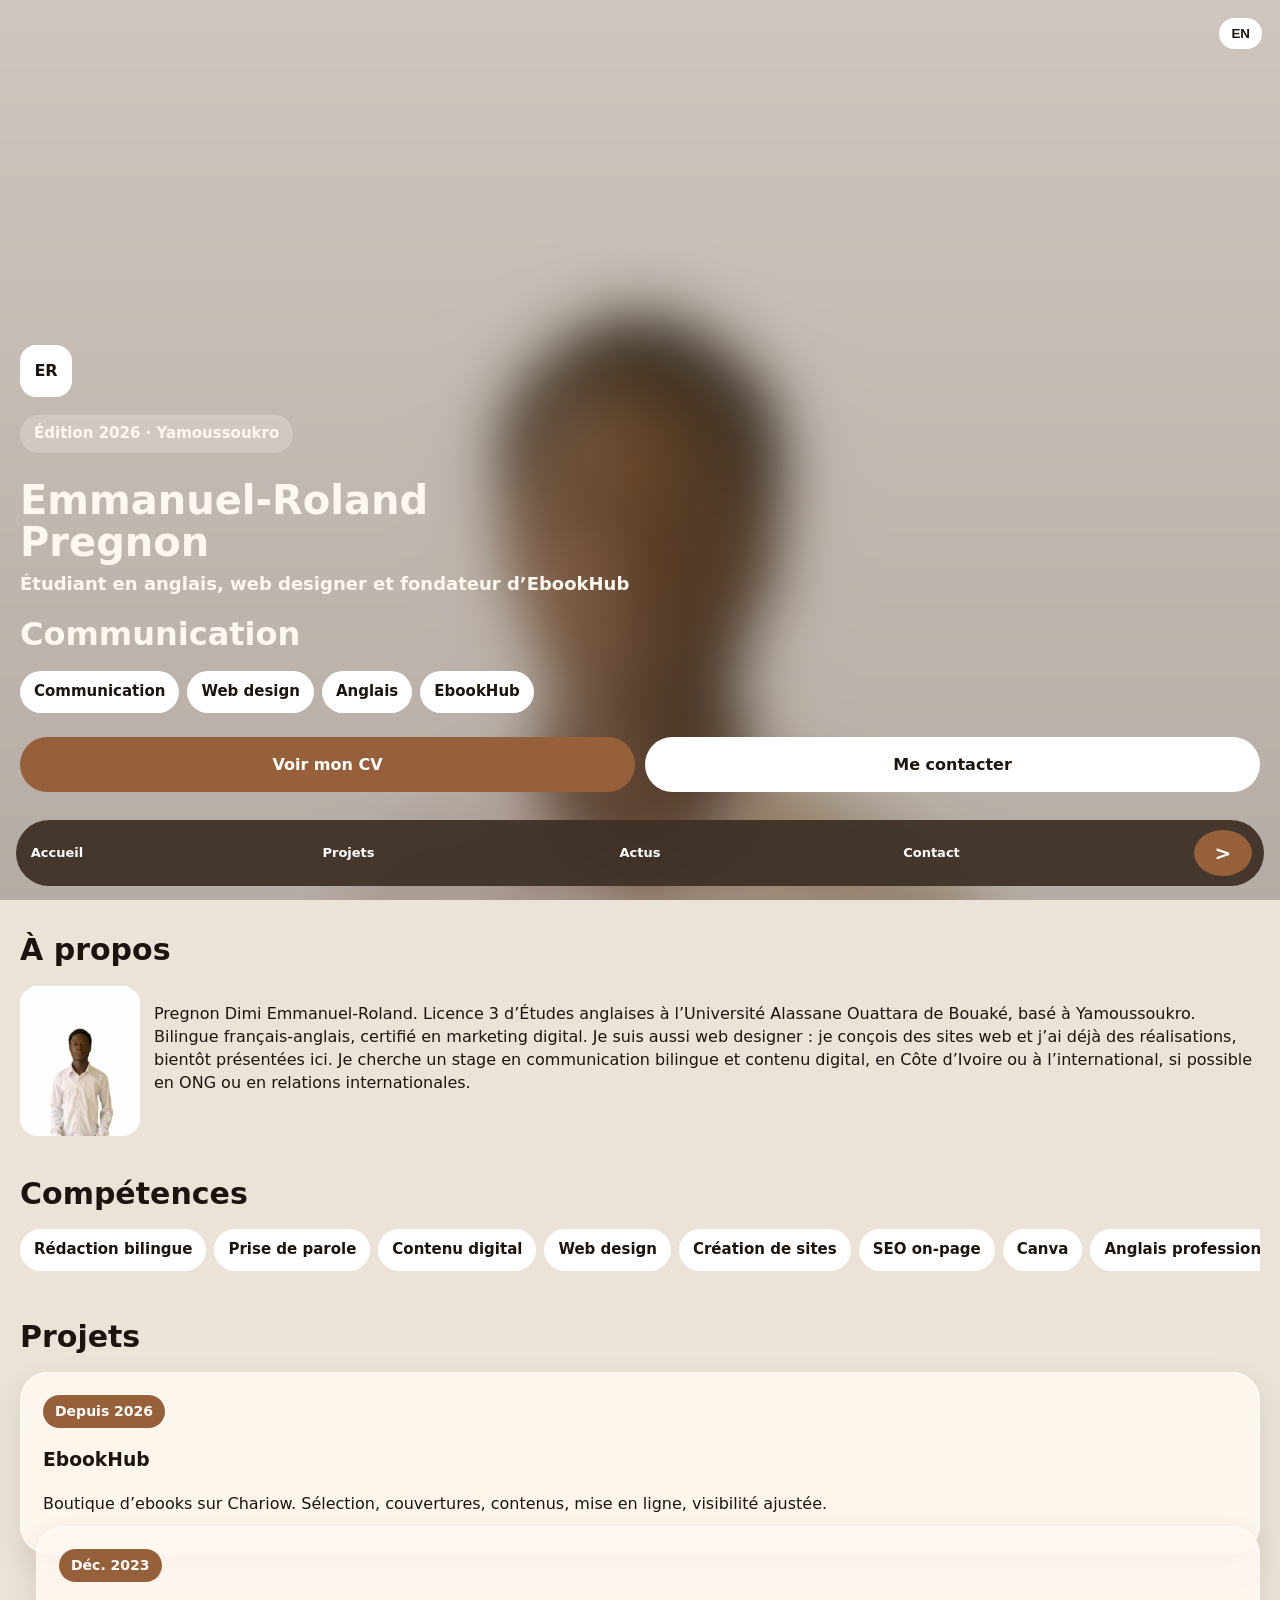
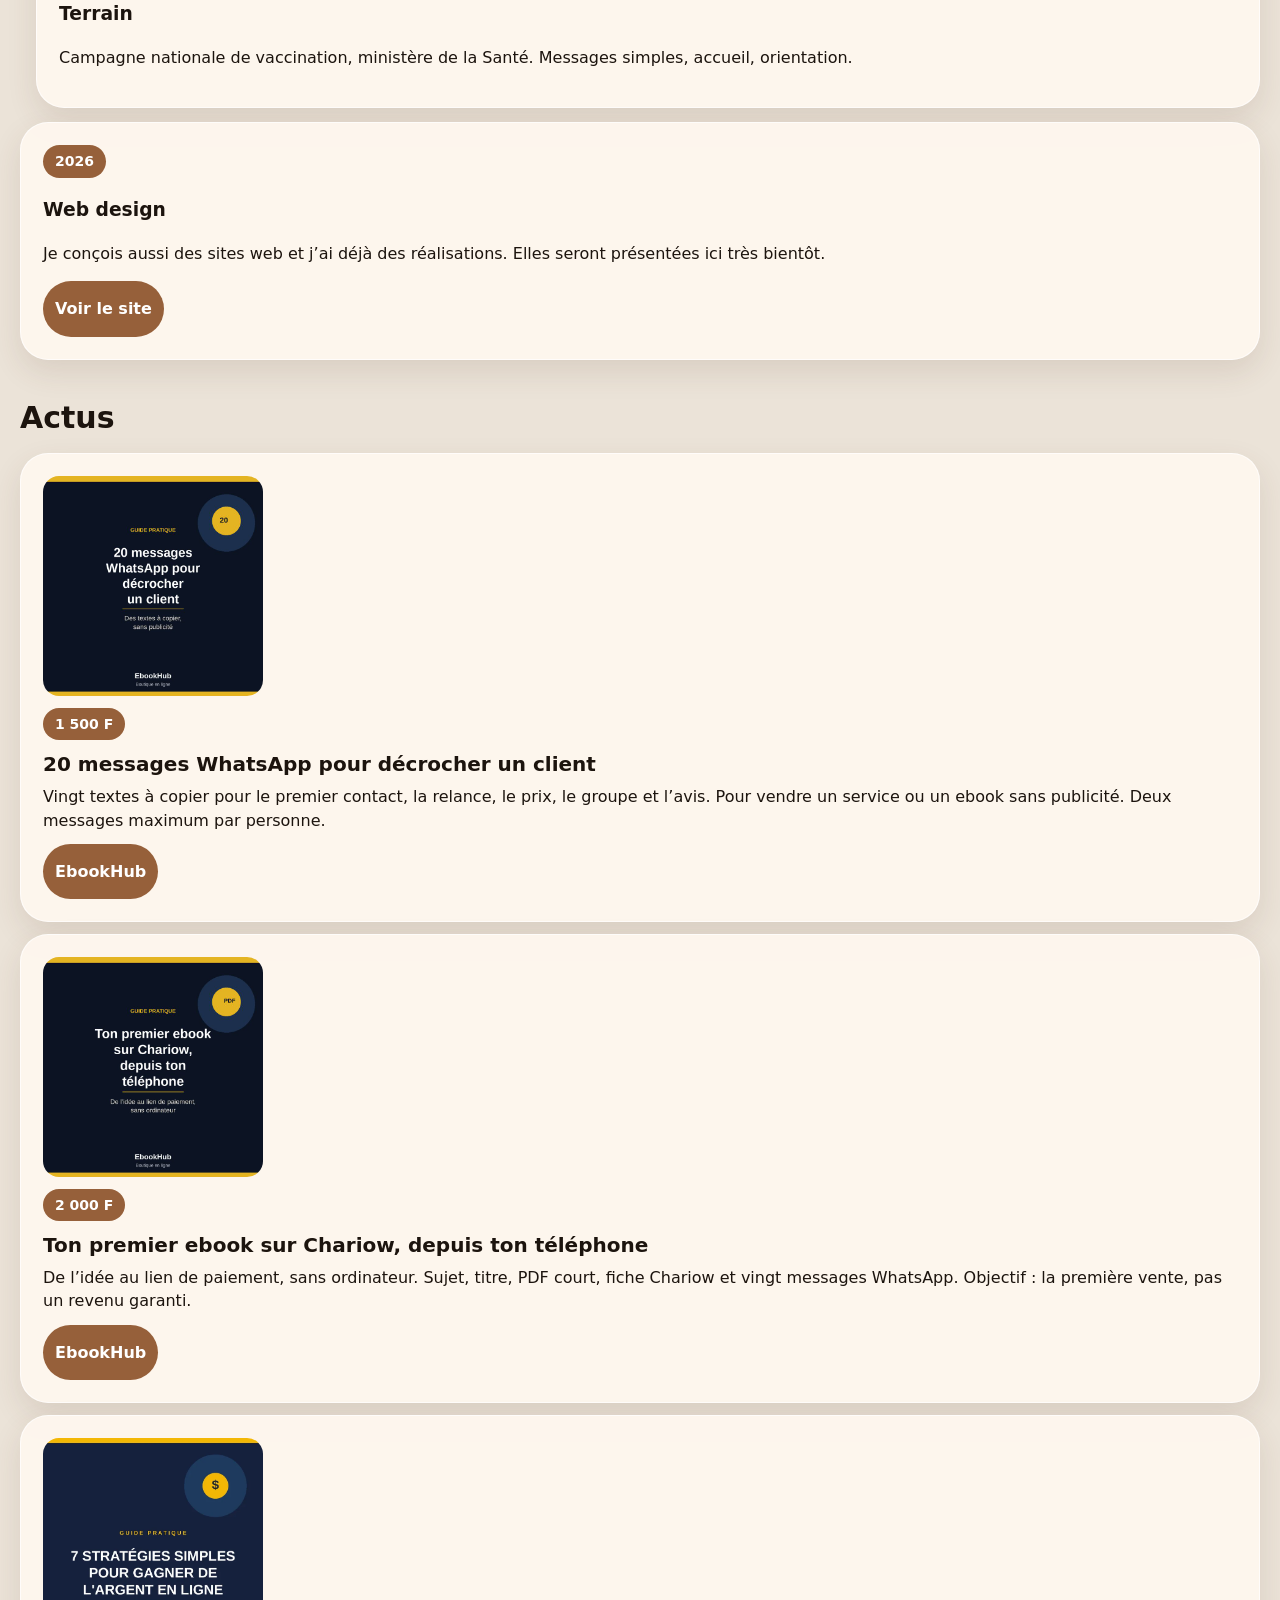
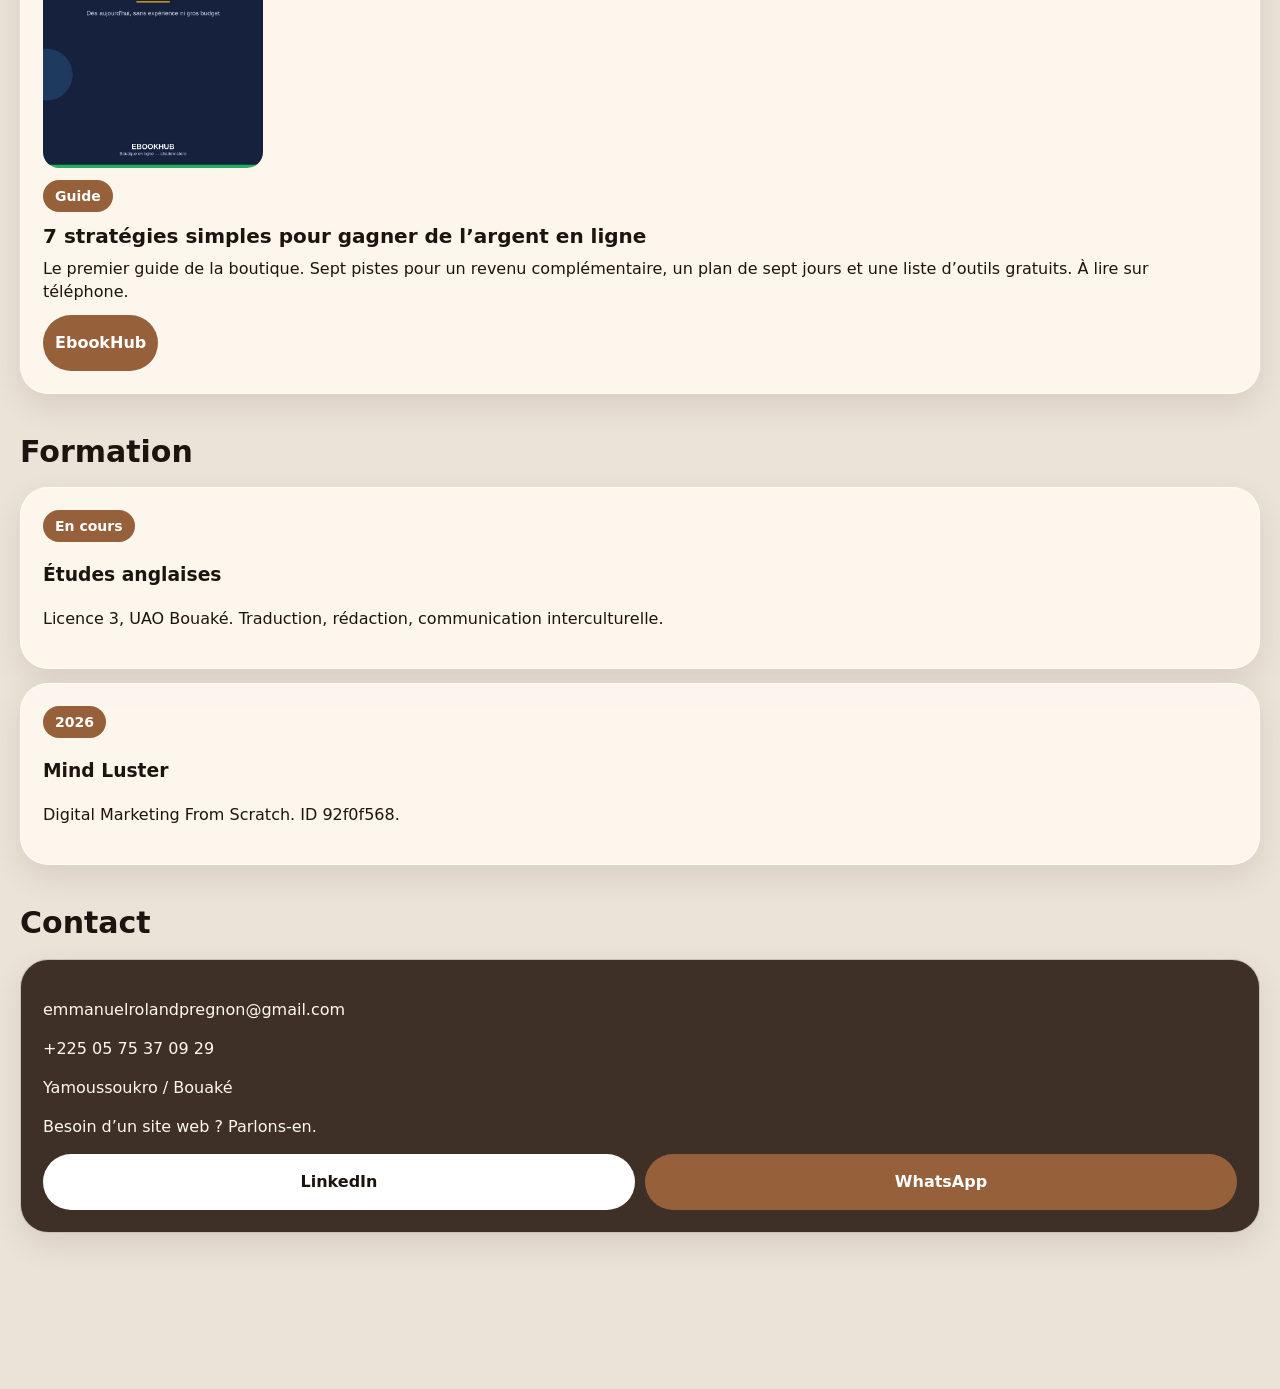
<file: index.html>
<!DOCTYPE html>
<html lang="fr" data-lang="fr">
<head>
<meta charset="utf-8">
<meta name="viewport" content="width=device-width, initial-scale=1">
<title>Emmanuel-Roland Pregnon | Communication, marketing digital et web design</title>
<meta name="description" content="Étudiant en anglais à Bouaké, basé à Yamoussoukro. Communication bilingue, marketing digital, web design et EbookHub.">
<meta name="theme-color" content="#96603a">
<style>
:root{--ink:#1c140e;--cream:#fff8f0;--paper:#ebe3d8;--copper:#96603a;--glass:rgba(255,248,240,.9)}
*{box-sizing:border-box}
html{scroll-behavior:smooth}
body{margin:0;font-family:system-ui,sans-serif;background:var(--paper);color:var(--ink);line-height:1.45}
img{max-width:100%;display:block}
a{color:inherit}
.hero{min-height:100svh;position:relative;display:flex;align-items:flex-end;padding:28px 20px 108px;color:var(--cream);overflow:hidden}
.hero-bg{position:absolute;inset:0;background:url([data-uri]) center 20%/cover no-repeat;filter:blur(10px);transform:scale(1.08)}
.hero-bg:after{content:"";position:absolute;inset:0;background:linear-gradient(180deg,rgba(120,96,74,.35),rgba(90,70,54,.45))}
.hero-inner{position:relative;z-index:1;width:100%}
.mark{width:52px;height:52px;border-radius:16px;background:#fff;color:var(--ink);display:grid;place-items:center;font-weight:700}
.kicker{display:inline-block;margin:18px 0;padding:8px 14px;border-radius:999px;background:rgba(255,255,255,.22);font-size:15px;font-weight:650}
h1{font-size:40px;line-height:1.05;margin:8px 0}
.sub{font-size:18px;font-weight:650;margin:8px 0 0}
.word{font-size:32px;font-weight:750;min-height:42px;margin:14px 0}
.chips{display:flex;gap:8px;overflow:auto;padding-bottom:8px}
.chip{background:#fff;color:var(--ink);border-radius:999px;padding:10px 14px;font-size:15px;font-weight:700;white-space:nowrap}
.actions{display:flex;gap:10px;margin-top:16px}
.btn{flex:1;text-align:center;text-decoration:none;border-radius:999px;padding:16px 12px;font-weight:750;font-size:16px}
.btn-copper{background:var(--copper);color:#fff}
.btn-white{background:#fff;color:var(--ink)}
.nav{position:fixed;left:16px;right:16px;bottom:14px;z-index:5;display:flex;align-items:center;justify-content:space-between;background:rgba(62,48,38,.94);color:#fff;border-radius:999px;padding:10px 12px}
.nav a{color:#fff;text-decoration:none;font-size:13px;font-weight:700;text-align:center;min-width:58px}
.nav .go{width:46px;height:46px;border-radius:50%;background:var(--copper);display:grid;place-items:center;color:#fff;text-decoration:none;font-size:20px}
main{padding:28px 20px 120px}
section{margin-bottom:36px}
h2{font-size:30px;margin:0 0 14px}
.about{display:grid;grid-template-columns:120px 1fr;gap:14px;align-items:start}
.about img{width:120px;height:150px;object-fit:cover;object-position:center top;border-radius:18px;background:#fff}
.card{background:var(--glass);border:1px solid rgba(255,255,255,.7);border-radius:28px;padding:22px;box-shadow:0 12px 30px rgba(90,60,40,.12);margin-top:14px}
.tag{display:inline-block;background:var(--copper);color:#fff;border-radius:999px;padding:6px 12px;font-size:14px;font-weight:700}
.stack{position:relative}
.stack .card:nth-child(2){margin-top:-28px;margin-left:16px}
.lang{position:absolute;top:18px;right:18px;z-index:2;background:#fff;color:var(--ink);border:0;border-radius:999px;padding:8px 12px;font-weight:750}
.en{display:none}
[data-lang="en"] .fr{display:none}
[data-lang="en"] .en{display:inline}
.news{display:flex;flex-direction:column;gap:12px}
.news article{margin-top:0}
.news h3{margin:10px 0 6px;font-size:20px}
.news p{margin:0 0 12px}
.news img{width:100%;max-width:220px;border-radius:16px;margin-bottom:12px}
.price{font-weight:750}
</style>
</head>
<body>
<button class="lang" type="button" id="lang">EN</button>
<header class="hero" id="accueil">
<div class="hero-bg"></div>
<div class="hero-inner">
<div class="mark">ER</div>
<p class="kicker rise">Édition 2026 · Yamoussoukro</p>
<h1 class="rise d1">Emmanuel-Roland<br>Pregnon</h1>
<p class="sub rise d2"><span class="fr">Étudiant en anglais, web designer et fondateur d’EbookHub</span><span class="en">English student, web designer and founder of EbookHub</span></p>
<p class="word rise d3" id="word">Communication</p>
<div class="chips rise d4">
<span class="chip">Communication</span><span class="chip">Web design</span><span class="chip">Anglais</span><span class="chip">EbookHub</span>
</div>
<div class="actions">
<a class="btn btn-copper" href="cv.pdf">Voir mon CV</a>
<a class="btn btn-white" href="#contact"><span class="fr">Me contacter</span><span class="en">Contact me</span></a>
</div>
</div>
</header>
<main>
<section id="apropos">
<h2><span class="fr">À propos</span><span class="en">About</span></h2>
<div class="about">
<img src="[data-uri]" alt="Emmanuel-Roland Pregnon">
<p><span class="fr">Pregnon Dimi Emmanuel-Roland. Licence 3 d’Études anglaises à l’Université Alassane Ouattara de Bouaké, basé à Yamoussoukro. Bilingue français-anglais, certifié en marketing digital. Je suis aussi web designer : je conçois des sites web et j’ai déjà des réalisations, bientôt présentées ici. Je cherche un stage en communication bilingue et contenu digital, en Côte d’Ivoire ou à l’international, si possible en ONG ou en relations internationales.</span><span class="en">L3 English student at Alassane Ouattara University, Bouaké, based in Yamoussoukro. Bilingual in French and English, certified in digital marketing. I am also a web designer: I build websites and already have projects, soon to be shown here. Seeking an internship in bilingual communication and digital content, in Côte d’Ivoire or abroad, ideally with an NGO or in international relations.</span></p>
</div>
</section>
<section id="competences">
<h2><span class="fr">Compétences</span><span class="en">Skills</span></h2>
<div class="chips">
<span class="chip"><span class="fr">Rédaction bilingue</span><span class="en">Bilingual writing</span></span>
<span class="chip"><span class="fr">Prise de parole</span><span class="en">Public speaking</span></span>
<span class="chip"><span class="fr">Contenu digital</span><span class="en">Digital content</span></span>
<span class="chip">Web design</span>
<span class="chip"><span class="fr">Création de sites</span><span class="en">Website building</span></span>
<span class="chip">SEO on-page</span>
<span class="chip">Canva</span>
<span class="chip"><span class="fr">Anglais professionnel</span><span class="en">Professional English</span></span>
</div>
</section>
<section id="projets">
<h2><span class="fr">Projets</span><span class="en">Projects</span></h2>
<div class="stack">
<article class="card">
<span class="tag"><span class="fr">Depuis 2026</span><span class="en">Since 2026</span></span>
<h3>EbookHub</h3>
<p><span class="fr">Boutique d’ebooks sur Chariow. Sélection, couvertures, contenus, mise en ligne, visibilité ajustée.</span><span class="en">Ebook shop on Chariow. Selection, covers, content, publishing, and adjusted visibility.</span></p>
</article>
<article class="card">
<span class="tag"><span class="fr">Déc. 2023</span><span class="en">Dec. 2023</span></span>
<h3><span class="fr">Terrain</span><span class="en">Field work</span></h3>
<p><span class="fr">Campagne nationale de vaccination, ministère de la Santé. Messages simples, accueil, orientation.</span><span class="en">National vaccination campaign, Ministry of Health. Simple messages, welcome, and guidance.</span></p>
</article>
<article class="card">
<span class="tag">2026</span>
<h3>Web design</h3>
<p><span class="fr">Je conçois aussi des sites web et j’ai déjà des réalisations. Elles seront présentées ici très bientôt.</span><span class="en">I also design websites and already have projects. They will be showcased here very soon.</span></p>
<a class="btn btn-copper" href="https://emmanuelrolandpregnon-design.github.io/er-digital-/" style="display:inline-block"><span class="fr">Voir le site</span><span class="en">Visit the site</span></a>
</article>
</div>
</section>
<section id="hub">
<h2><span class="fr">Actus</span><span class="en">News</span></h2>
<div class="news">
<article class="card">
<img src="[data-uri]" alt="Couverture : 20 messages WhatsApp pour décrocher un client">
<span class="tag">1 500 F</span>
<h3>20 messages WhatsApp pour décrocher un client</h3>
<p><span class="fr">Vingt textes à copier pour le premier contact, la relance, le prix, le groupe et l’avis. Pour vendre un service ou un ebook sans publicité. Deux messages maximum par personne.</span><span class="en">Twenty scripts to copy for the first contact, the follow-up, the price, the group post and the review. For selling a service or an ebook without ads. Two messages per person at most.</span></p>
<a class="btn btn-copper" href="https://bfgwdjfx.mychariow.shop" style="display:inline-block">EbookHub</a>
</article>
<article class="card">
<img src="[data-uri]" alt="Couverture : Ton premier ebook sur Chariow, depuis ton téléphone">
<span class="tag">2 000 F</span>
<h3>Ton premier ebook sur Chariow, depuis ton téléphone</h3>
<p><span class="fr">De l’idée au lien de paiement, sans ordinateur. Sujet, titre, PDF court, fiche Chariow et vingt messages WhatsApp. Objectif : la première vente, pas un revenu garanti.</span><span class="en">From the idea to the payment link, without a computer. Topic, title, short PDF, Chariow page and twenty WhatsApp messages. Goal: the first sale, not a guaranteed income.</span></p>
<a class="btn btn-copper" href="https://bfgwdjfx.mychariow.shop" style="display:inline-block">EbookHub</a>
</article>
<article class="card">
<img src="[data-uri]" alt="Couverture : 7 stratégies simples pour gagner de l’argent en ligne">
<span class="tag">Guide</span>
<h3>7 stratégies simples pour gagner de l’argent en ligne</h3>
<p><span class="fr">Le premier guide de la boutique. Sept pistes pour un revenu complémentaire, un plan de sept jours et une liste d’outils gratuits. À lire sur téléphone.</span><span class="en">The shop’s first guide. Seven paths to a side income, a seven-day plan and a list of free tools. Made to read on a phone.</span></p>
<a class="btn btn-copper" href="https://bfgwdjfx.mychariow.shop" style="display:inline-block">EbookHub</a>
</article>
</div>
</section>
<section id="formation">
<h2><span class="fr">Formation</span><span class="en">Education</span></h2>
<article class="card"><span class="tag"><span class="fr">En cours</span><span class="en">Ongoing</span></span><h3><span class="fr">Études anglaises</span><span class="en">English studies</span></h3><p><span class="fr">Licence 3, UAO Bouaké. Traduction, rédaction, communication interculturelle.</span><span class="en">L3, UAO Bouaké. Translation, writing, intercultural communication.</span></p></article>
<article class="card"><span class="tag">2026</span><h3>Mind Luster</h3><p>Digital Marketing From Scratch. ID 92f0f568.</p></article>
</section>
<section id="contact">
<h2>Contact</h2>
<article class="card" style="background:#3e3026;color:#fff8f0">
<p>emmanuelrolandpregnon@gmail.com</p>
<p>+225 05 75 37 09 29</p>
<p>Yamoussoukro / Bouaké</p>
<p><span class="fr">Besoin d’un site web ? Parlons-en.</span><span class="en">Need a website? Let’s talk.</span></p>
<div class="actions">
<a class="btn btn-white" href="https://www.linkedin.com/in/emmanuel-roland-pregnon-a25211440">LinkedIn</a>
<a class="btn btn-copper" href="https://wa.me/2250575370929">WhatsApp</a>
</div>
</article>
</section>
</main>
<nav class="nav">
<a href="#accueil"><span class="fr">Accueil</span><span class="en">Home</span></a>
<a href="#projets"><span class="fr">Projets</span><span class="en">Projects</span></a>
<a href="#hub"><span class="fr">Actus</span><span class="en">News</span></a>
<a href="#contact">Contact</a>
<a class="go" href="#hub">></a>
</nav>
<script>
const words=["Communication","Marketing digital","Web design","Relations internationales"];
let i=0;
const el=document.getElementById("word");
if(!matchMedia("(prefers-reduced-motion: reduce)").matches){
setInterval(()=>{i=(i+1)%words.length;el.style.opacity=0;el.style.transform="translateY(18px)";setTimeout(()=>{el.textContent=words[i];el.style.opacity=1;el.style.transform="none"},280)},2400);
}
document.getElementById("lang").onclick=()=>{
const en=document.documentElement.dataset.lang==="en";
document.documentElement.dataset.lang=en?"fr":"en";
document.documentElement.lang=en?"fr":"en";
document.getElementById("lang").textContent=en?"EN":"FR";
};
</script>
</body>
</html>
</file>
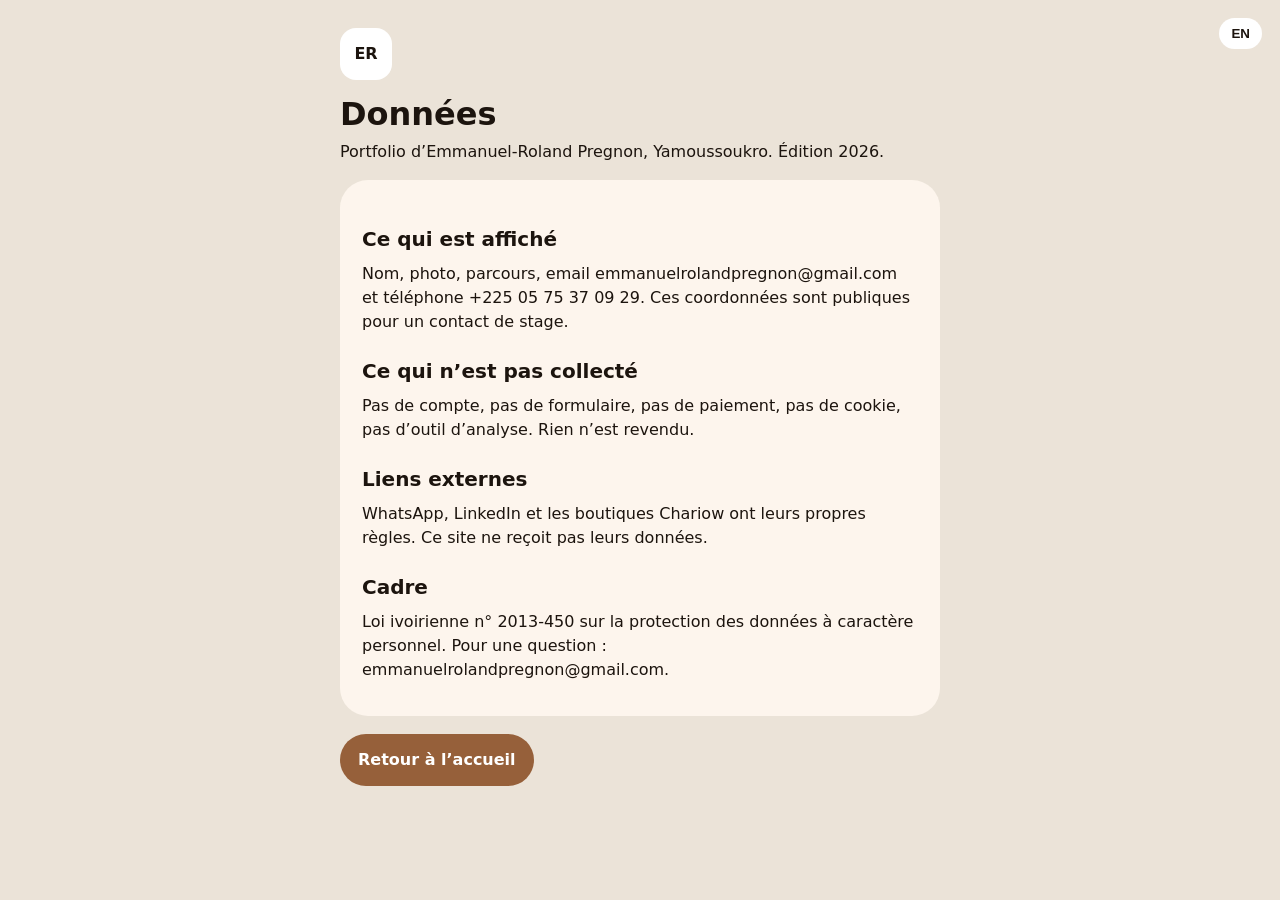
<file: donnees.html>
<!DOCTYPE html>
<html lang="fr" data-lang="fr">
<head>
<meta charset="utf-8">
<meta name="viewport" content="width=device-width, initial-scale=1">
<title>Données | Emmanuel-Roland Pregnon</title>
<meta name="description" content="Ce que ce portfolio affiche et ce qu’il ne collecte pas.">
<meta name="robots" content="index,follow">
<link rel="canonical" href="https://emmanuelrolandpregnon-design.github.io/donnees.html">
<link rel="icon" href="favicon.svg" type="image/svg+xml">
<style>
:root{--ink:#1c140e;--cream:#fff8f0;--paper:#ebe3d8;--copper:#96603a}
*{box-sizing:border-box}
body{margin:0;font-family:system-ui,sans-serif;background:var(--paper);color:var(--ink);line-height:1.5}
main{width:min(640px,100%);margin:0 auto;padding:28px 20px 48px}
.mark{width:52px;height:52px;border-radius:16px;background:#fff;display:grid;place-items:center;font-weight:700}
h1{font-size:32px;line-height:1.05;margin:18px 0 8px}
h2{font-size:20px;margin:22px 0 8px}
p{margin:0 0 12px}
a{color:var(--copper);font-weight:700}
.card{background:rgba(255,248,240,.9);border-radius:28px;padding:22px;margin-top:16px}
.lang{position:absolute;top:18px;right:18px;background:#fff;color:var(--ink);border:0;border-radius:999px;padding:8px 12px;font-weight:750}
.en{display:none}
[data-lang="en"] .fr{display:none}
[data-lang="en"] .en{display:inline}
.back{display:inline-block;margin-top:18px;text-decoration:none;background:var(--copper);color:#fff;border-radius:999px;padding:14px 18px}
</style>
</head>
<body>
<button class="lang" type="button" id="lang">EN</button>
<main>
<div class="mark">ER</div>
<h1><span class="fr">Données</span><span class="en">Data</span></h1>
<p><span class="fr">Portfolio d’Emmanuel-Roland Pregnon, Yamoussoukro. Édition 2026.</span><span class="en">Portfolio of Emmanuel-Roland Pregnon, Yamoussoukro. 2026 edition.</span></p>
<div class="card">
<h2><span class="fr">Ce qui est affiché</span><span class="en">What is shown</span></h2>
<p><span class="fr">Nom, photo, parcours, email emmanuelrolandpregnon@gmail.com et téléphone +225 05 75 37 09 29. Ces coordonnées sont publiques pour un contact de stage.</span><span class="en">Name, photo, background, email emmanuelrolandpregnon@gmail.com and phone +225 05 75 37 09 29. These details are public for internship contact.</span></p>
<h2><span class="fr">Ce qui n’est pas collecté</span><span class="en">What is not collected</span></h2>
<p><span class="fr">Pas de compte, pas de formulaire, pas de paiement, pas de cookie, pas d’outil d’analyse. Rien n’est revendu.</span><span class="en">No account, no form, no payment, no cookie, no analytics tool. Nothing is sold.</span></p>
<h2><span class="fr">Liens externes</span><span class="en">External links</span></h2>
<p><span class="fr">WhatsApp, LinkedIn et les boutiques Chariow ont leurs propres règles. Ce site ne reçoit pas leurs données.</span><span class="en">WhatsApp, LinkedIn and the Chariow shops have their own rules. This site does not receive their data.</span></p>
<h2><span class="fr">Cadre</span><span class="en">Framework</span></h2>
<p><span class="fr">Loi ivoirienne n° 2013-450 sur la protection des données à caractère personnel. Pour une question : emmanuelrolandpregnon@gmail.com.</span><span class="en">Ivorian law No. 2013-450 on the protection of personal data. For a question: emmanuelrolandpregnon@gmail.com.</span></p>
</div>
<a class="back" href="/"><span class="fr">Retour à l’accueil</span><span class="en">Back home</span></a>
</main>
<script>
document.getElementById("lang").onclick=()=>{
const en=document.documentElement.dataset.lang==="en";
document.documentElement.dataset.lang=en?"fr":"en";
document.documentElement.lang=en?"fr":"en";
document.getElementById("lang").textContent=en?"EN":"FR";
};
</script>
</body>
</html>
</file>
